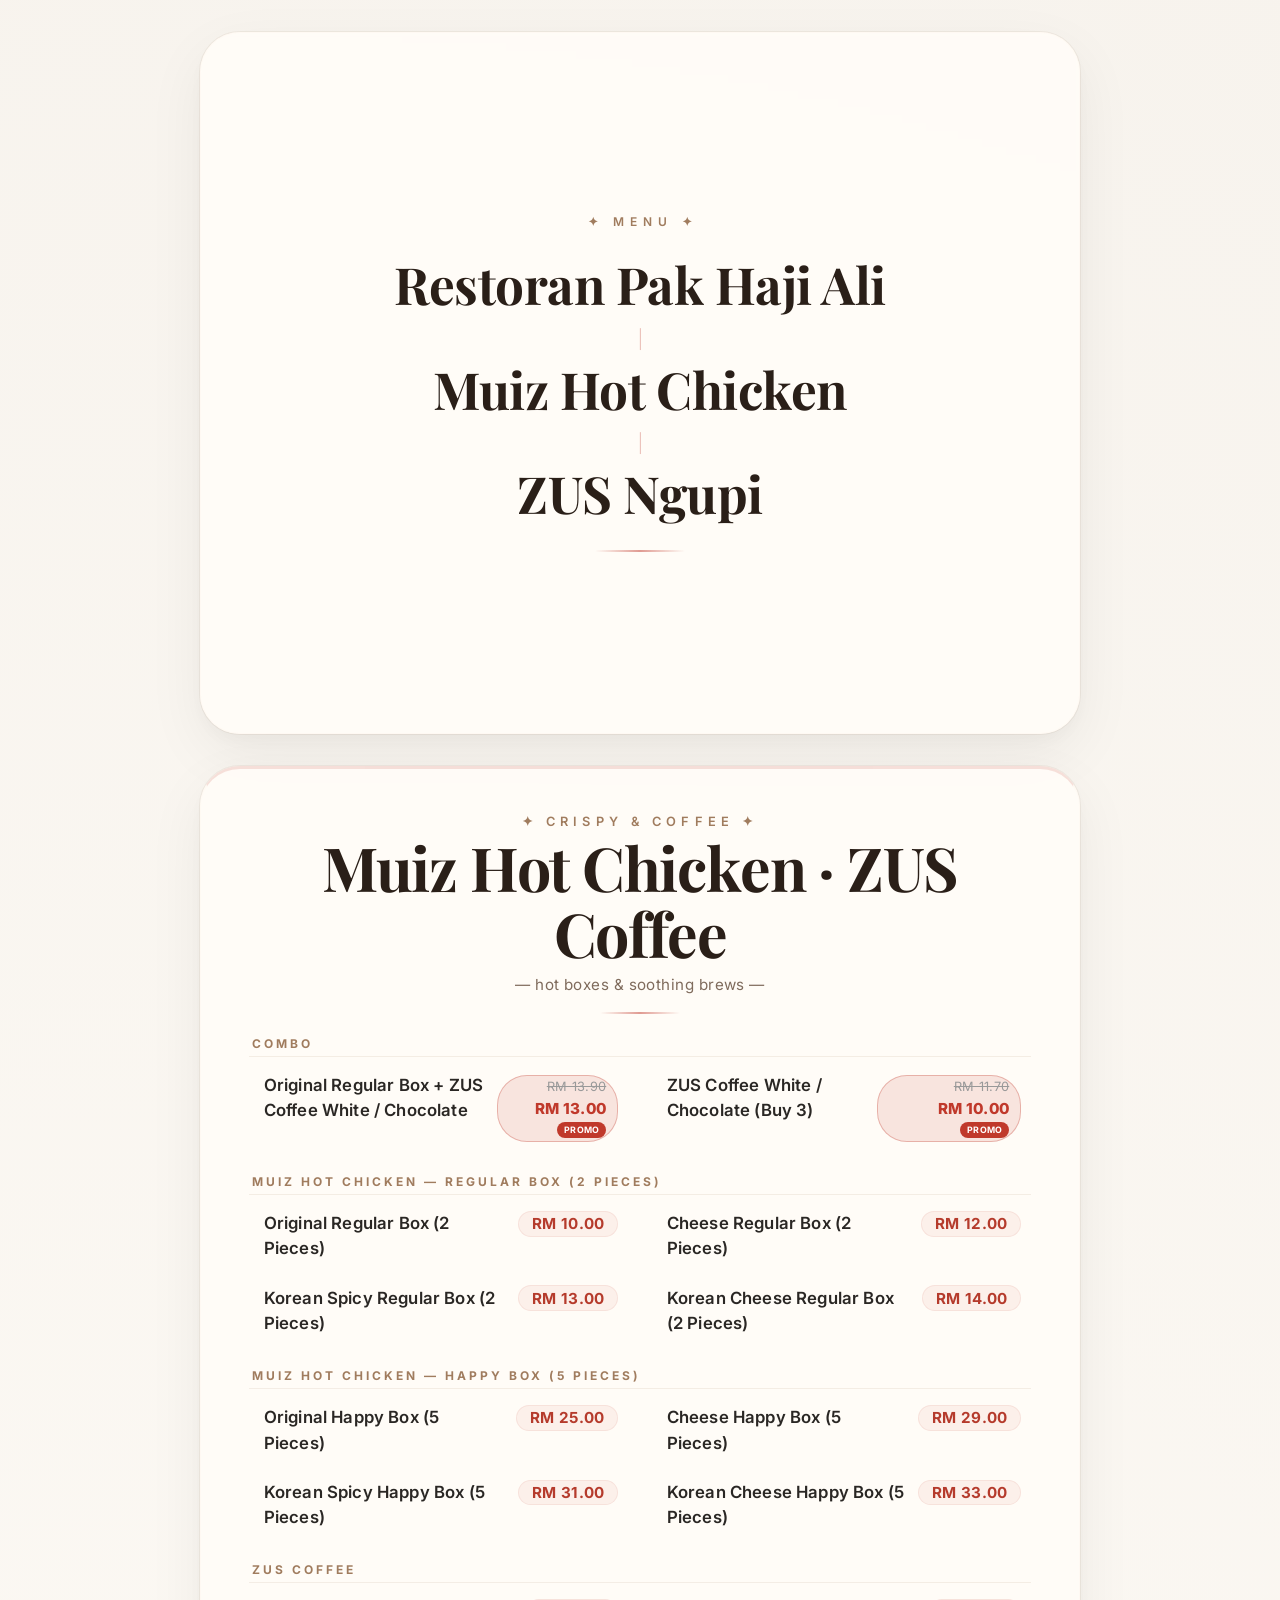
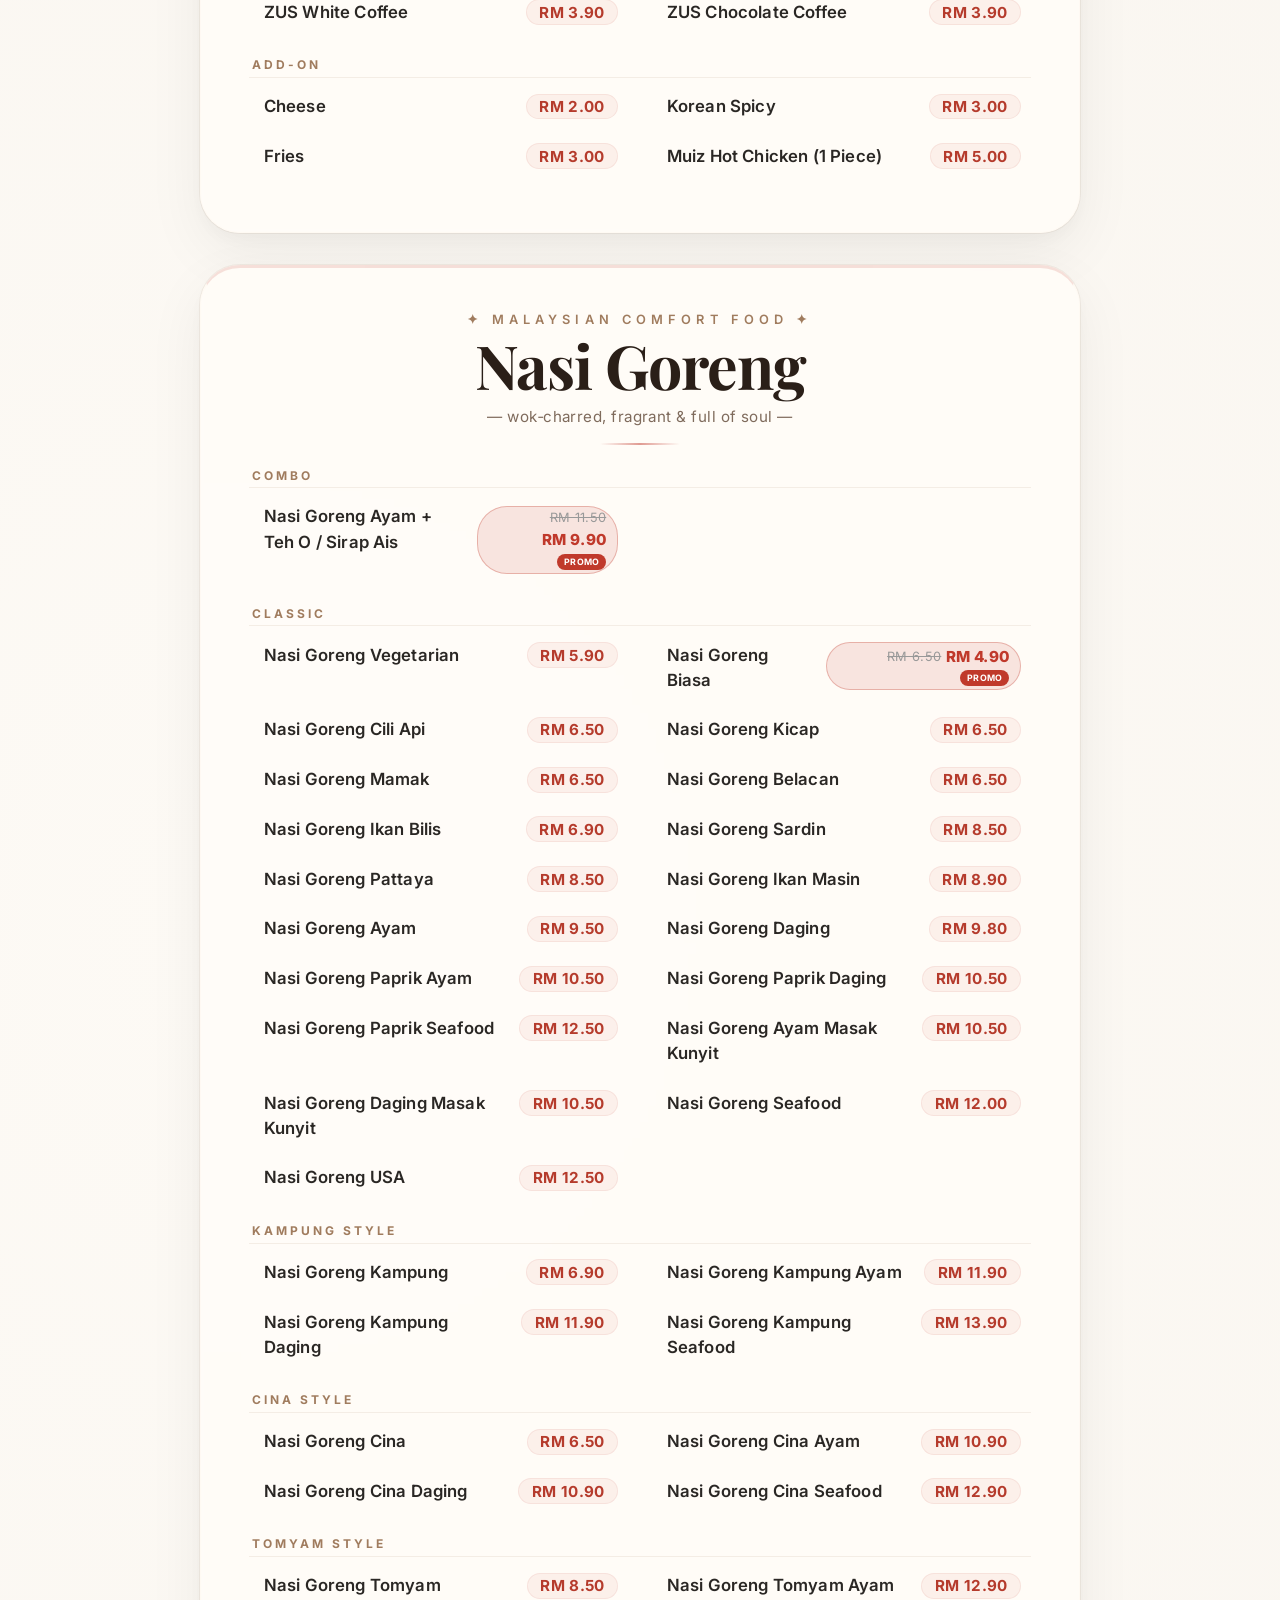
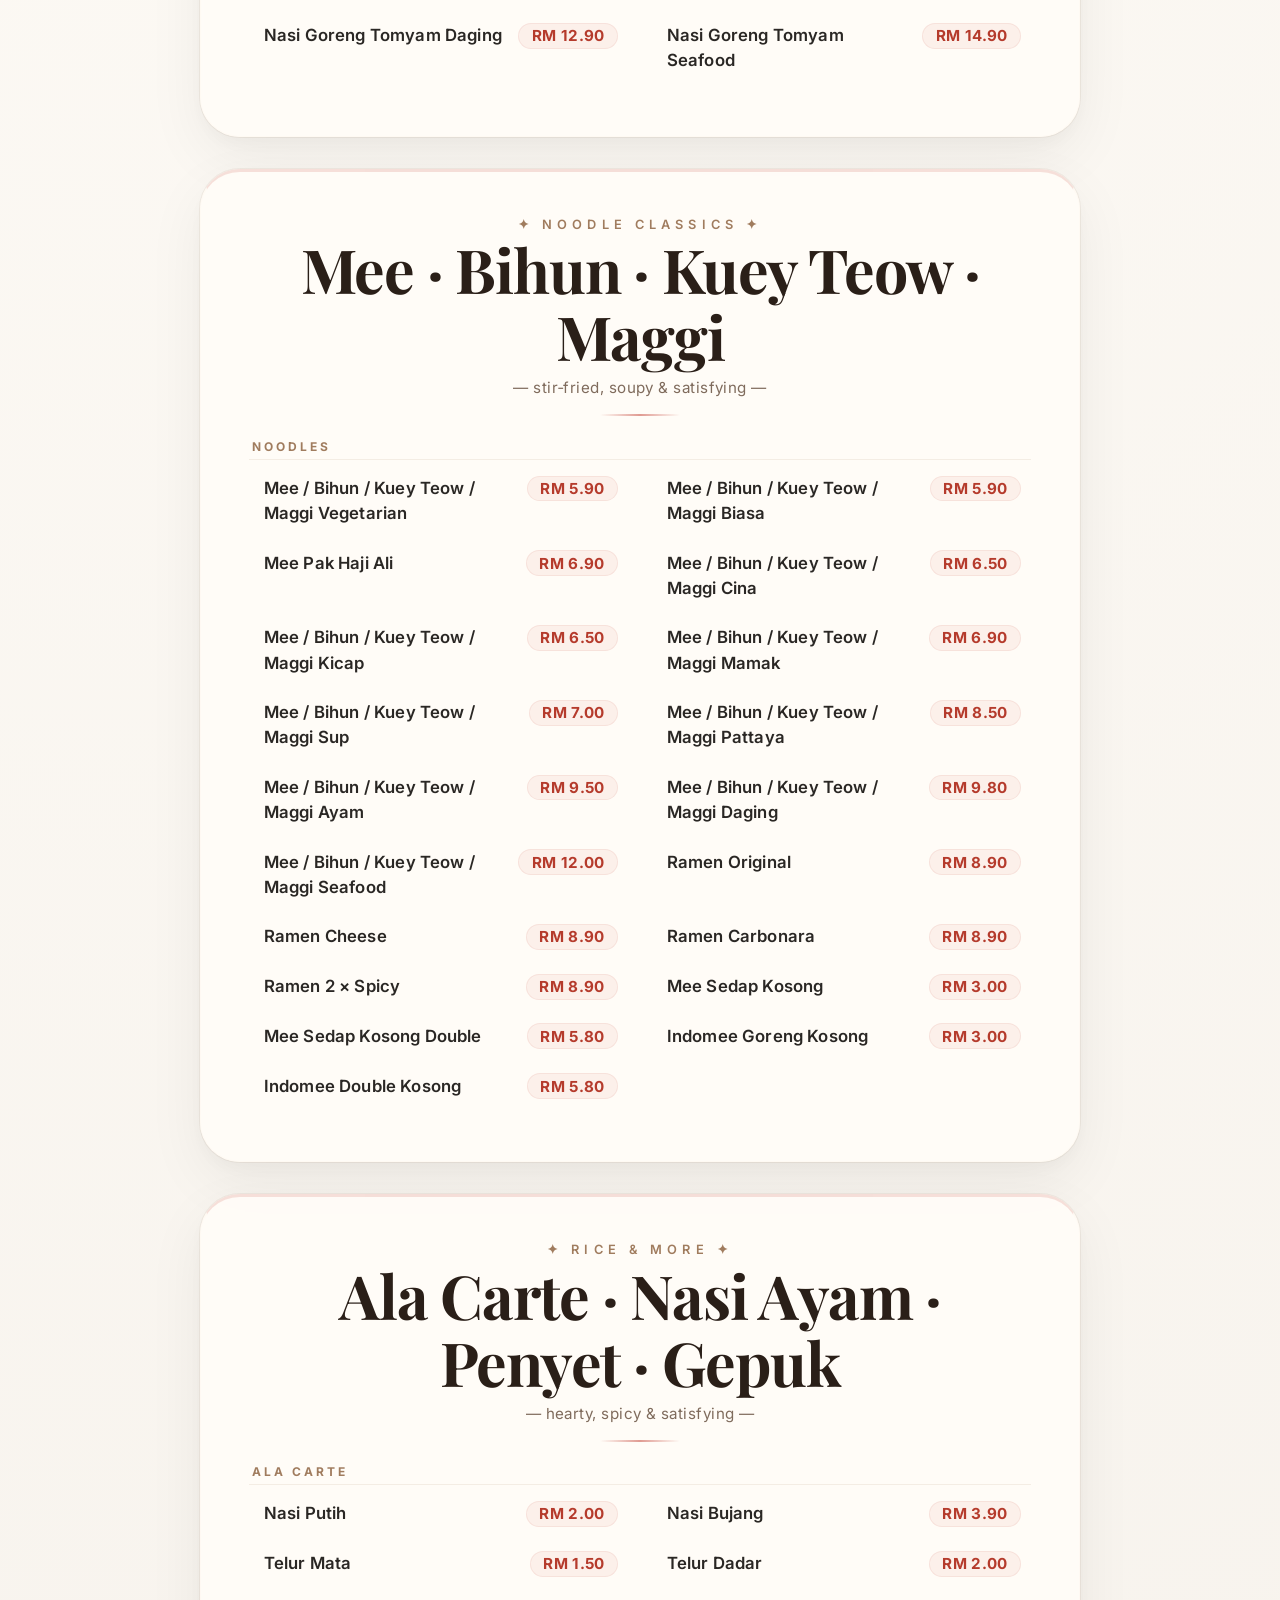
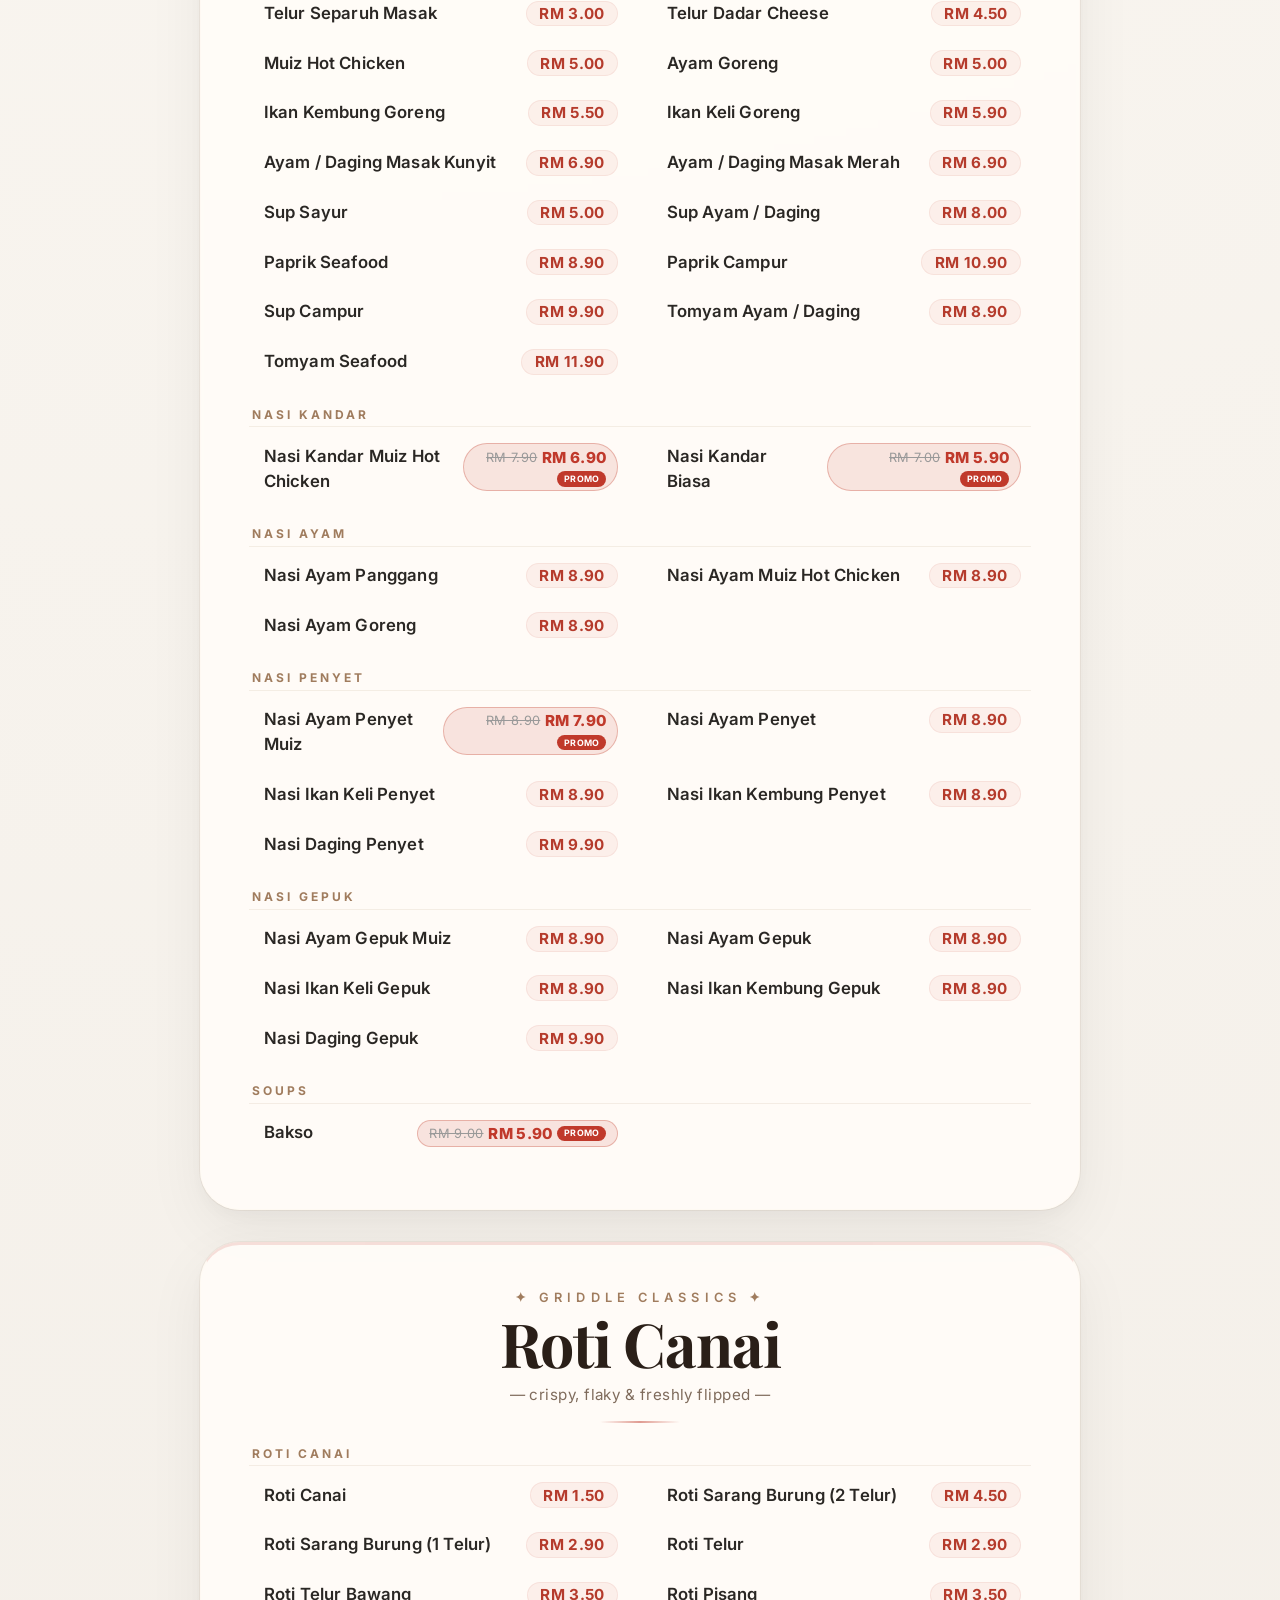
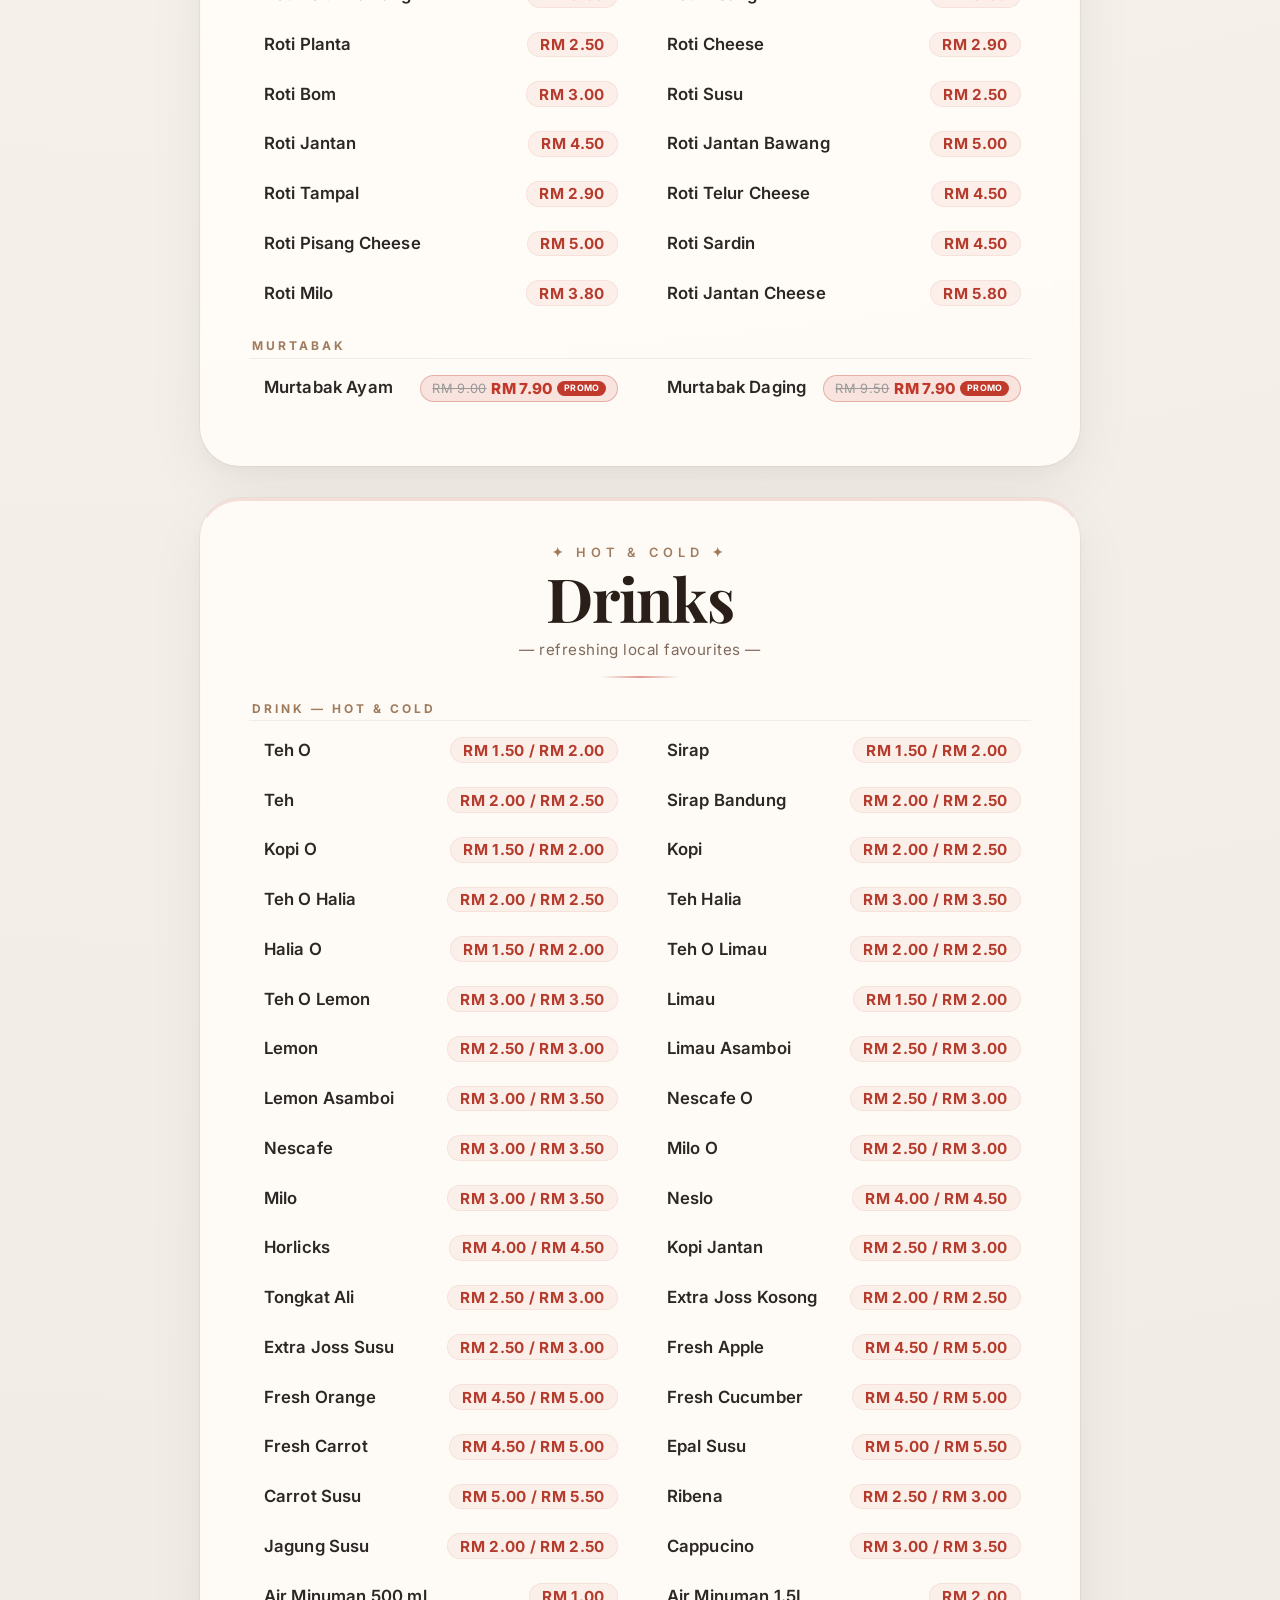
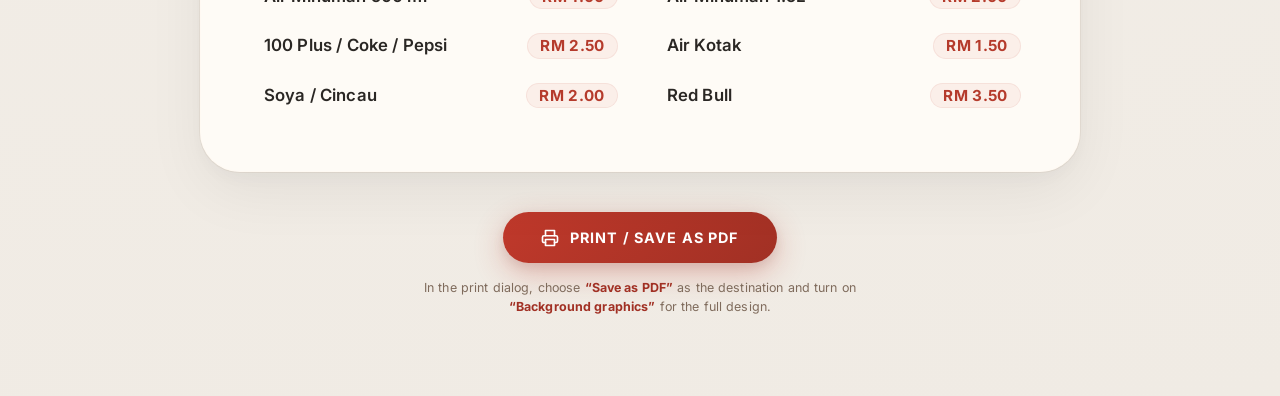
<file: menu.html>
<!DOCTYPE html>
<html lang="en">
<head>
    <meta charset="UTF-8" />
    <meta name="viewport" content="width=device-width, initial-scale=1.0" />
    <title>Restoran Pak Haji Ali | Muiz Hot Chicken | ZUS Ngupi Menu</title>
    <link rel="preconnect" href="https://fonts.googleapis.com" />
    <link rel="preconnect" href="https://fonts.gstatic.com" crossorigin />
    <link href="https://fonts.googleapis.com/css2?family=Playfair+Display:ital,wght@0,400;0,600;0,700;1,400&family=Inter:wght@300;400;500;600;700;800;900&display=swap" rel="stylesheet" />
    <style>
        @page {
            size: A4 portrait;
            margin: 0;
        }

        *,
        *::before,
        *::after {
            margin: 0;
            padding: 0;
            box-sizing: border-box;
        }

        html, body {
            -webkit-print-color-adjust: exact;
            print-color-adjust: exact;
            color-adjust: exact;
        }

        body {
            background: #f6f2eb;
            background-image: radial-gradient(circle at 20% 30%, #fdfaf5 0%, #f0ebe4 100%);
            min-height: 100vh;
            display: flex;
            flex-direction: column;
            align-items: center;
            padding: 2rem 1.5rem;
            font-family: 'Inter', -apple-system, sans-serif;
            color: #2a2724;
            gap: 2rem;
        }

        #menuContainer {
            display: flex;
            flex-direction: column;
            align-items: center;
            gap: 2rem;
            width: 100%;
            max-width: 880px;
        }

        .menu-wrapper {
            max-width: 880px;
            width: 100%;
            background: rgba(255, 252, 248, 0.92);
            backdrop-filter: blur(2px);
            border-radius: 40px;
            padding: 2.8rem 3rem 3.2rem;
            box-shadow:
                0 20px 60px rgba(0, 0, 0, 0.06),
                0 8px 20px rgba(0, 0, 0, 0.03),
                0 0 0 1px rgba(180, 150, 120, 0.10);
            border: 1px solid rgba(255, 248, 240, 0.6);
            transition: box-shadow 0.3s ease;
        }

        .menu-wrapper:hover {
            box-shadow:
                0 30px 80px rgba(0, 0, 0, 0.08),
                0 0 0 1px rgba(180, 150, 120, 0.15);
        }

        .menu-wrapper.second-page,
        .menu-wrapper.third-page,
        .menu-wrapper.fourth-page,
        .menu-wrapper.fifth-page,
        .menu-wrapper.sixth-page,
        .menu-wrapper.seventh-page {
            border-top: 3px solid rgba(192, 57, 43, 0.15);
        }

        .menu-header {
            text-align: center;
            margin-bottom: 2.6rem;
            position: relative;
        }

        .menu-header::after {
            content: '';
            position: absolute;
            bottom: -1.2rem;
            left: 50%;
            transform: translateX(-50%);
            width: 80px;
            height: 2px;
            background: linear-gradient(90deg, transparent, #c0392b, transparent);
            border-radius: 2px;
            opacity: 0.5;
        }

        .menu-header .subtitle {
            font-size: 0.8rem;
            letter-spacing: 0.4em;
            text-transform: uppercase;
            color: #a07c5e;
            font-weight: 600;
            margin-bottom: 0.3rem;
        }

        .menu-header h1 {
            font-family: 'Playfair Display', serif;
            font-size: 3.8rem;
            font-weight: 700;
            letter-spacing: -0.02em;
            color: #2a1f18;
            line-height: 1.1;
        }

        .menu-header .tagline {
            font-size: 0.95rem;
            color: #7f6b5c;
            margin-top: 0.5rem;
            font-weight: 400;
            letter-spacing: 0.03em;
        }

        .menu-grid {
            display: grid;
            grid-template-columns: 1fr 1fr;
            gap: 0.1rem 1.5rem;
        }

        .menu-item {
            display: flex;
            justify-content: space-between;
            align-items: baseline;
            padding: 0.7rem 0.6rem 0.7rem 0.8rem;
            border-radius: 10px;
            transition: all 0.2s ease;
            border-left: 2px solid transparent;
            cursor: default;
        }

        .menu-item:hover {
            background: rgba(192, 57, 43, 0.04);
            border-left-color: #c0392b;
            transform: translateX(3px);
        }

        .menu-item .name {
            font-size: 1.05rem;
            font-weight: 600;
            color: #2a2724;
            letter-spacing: 0.01em;
            padding-right: 0.8rem;
            line-height: 1.5;
        }

        .menu-item .price {
            font-family: 'Inter', sans-serif;
            font-weight: 700;
            font-size: 0.95rem;
            color: #b53b2c;
            background: rgba(192, 57, 43, 0.06);
            padding: 0.15rem 0.8rem;
            border-radius: 30px;
            white-space: nowrap;
            letter-spacing: 0.02em;
            border: 1px solid rgba(192, 57, 43, 0.08);
            transition: all 0.2s ease;
        }

        .menu-item:hover .price {
            background: rgba(192, 57, 43, 0.10);
            border-color: rgba(192, 57, 43, 0.18);
            color: #a13024;
        }

        .menu-item.discounted .price {
            white-space: normal;
            background: rgba(192, 57, 43, 0.12);
            border-color: rgba(192, 57, 43, 0.3);
            display: inline-flex;
            align-items: center;
            gap: 0.3rem;
            flex-wrap: wrap;
            justify-content: flex-end;
            padding: 0.2rem 0.7rem;
        }

        .menu-item.discounted .old-price {
            text-decoration: line-through;
            color: #999;
            font-weight: 400;
            font-size: 0.8rem;
        }

        .menu-item.discounted .new-price {
            color: #c0392b;
            font-weight: 800;
            font-size: 0.95rem;
        }

        .menu-item.discounted .promo-tag {
            background: #c0392b;
            color: #fff;
            font-size: 0.55rem;
            font-weight: 700;
            padding: 0.1rem 0.4rem;
            border-radius: 12px;
            letter-spacing: 0.05em;
            text-transform: uppercase;
            line-height: 1.4;
        }

        .menu-item.discounted:hover .price {
            background: rgba(192, 57, 43, 0.18);
            border-color: rgba(192, 57, 43, 0.4);
        }

        .category-label {
            grid-column: 1 / -1;
            font-size: 0.75rem;
            letter-spacing: 0.25em;
            text-transform: uppercase;
            color: #a07c5e;
            font-weight: 700;
            padding: 1.2rem 0 0.3rem 0.2rem;
            border-bottom: 1px solid rgba(180, 150, 120, 0.15);
            margin-bottom: 0.2rem;
        }

        .category-label:first-of-type {
            padding-top: 0;
        }

        .menu-wrapper.page-cover {
            min-height: 78vh;
            display: flex;
            align-items: center;
            justify-content: center;
            text-align: center;
            padding: 3.5rem 2.5rem;
        }

        .cover-content {
            display: flex;
            flex-direction: column;
            align-items: center;
            gap: 1.6rem;
            width: 100%;
        }

        .cover-kicker {
            font-size: 0.75rem;
            letter-spacing: 0.5em;
            text-transform: uppercase;
            color: #a07c5e;
            font-weight: 600;
            padding-left: 0.5em;
        }

        .cover-title {
            display: flex;
            flex-direction: column;
            align-items: center;
            gap: 0.7rem;
            font-family: 'Playfair Display', serif;
            font-weight: 700;
            color: #2a1f18;
            line-height: 1.2;
        }

        .cover-title .brand {
            font-size: clamp(1.75rem, 5.5vw, 3.2rem);
            letter-spacing: -0.01em;
        }

        .cover-title .pipe {
            color: #c0392b;
            opacity: 0.4;
            font-size: 1.3rem;
            font-weight: 400;
            line-height: 1;
        }

        .cover-rule {
            width: 90px;
            height: 2px;
            border-radius: 2px;
            background: linear-gradient(90deg, transparent, #c0392b, transparent);
            opacity: 0.5;
        }

        .pdf-download-wrap {
            display: flex;
            flex-direction: column;
            align-items: center;
            gap: 0.9rem;
            padding: 0.5rem 0 3rem;
            width: 100%;
        }

        .pdf-btn {
            display: inline-flex;
            align-items: center;
            gap: 0.65rem;
            font-family: 'Inter', sans-serif;
            font-size: 0.9rem;
            font-weight: 700;
            letter-spacing: 0.08em;
            text-transform: uppercase;
            color: #fff;
            background: linear-gradient(135deg, #c0392b 0%, #a13024 100%);
            border: none;
            border-radius: 50px;
            padding: 1.05rem 2.4rem;
            cursor: pointer;
            box-shadow:
                0 10px 30px rgba(192, 57, 43, 0.30),
                0 4px 12px rgba(0, 0, 0, 0.08);
            transition: transform 0.2s ease, box-shadow 0.2s ease;
        }

        .pdf-btn:hover {
            transform: translateY(-2px);
            box-shadow:
                0 16px 40px rgba(192, 57, 43, 0.38),
                0 6px 16px rgba(0, 0, 0, 0.10);
        }

        .pdf-btn:active {
            transform: translateY(0);
            box-shadow: 0 6px 20px rgba(192, 57, 43, 0.28);
        }

        .pdf-btn svg {
            width: 18px;
            height: 18px;
            flex-shrink: 0;
        }

        .pdf-hint {
            font-size: 0.78rem;
            color: #7f6b5c;
            text-align: center;
            line-height: 1.55;
            max-width: 460px;
            letter-spacing: 0.01em;
        }

        .pdf-hint strong {
            color: #a13024;
            font-weight: 700;
        }

        @media (max-width: 700px) {
            .menu-wrapper:not(.page-cover) {
                padding: 1.8rem 1.2rem 2.2rem;
                border-radius: 30px;
            }

            .menu-header h1 { font-size: 2.8rem; }

            .menu-grid {
                grid-template-columns: 1fr;
                gap: 0.1rem;
            }

            .menu-item { padding: 0.6rem 0.3rem 0.6rem 0.6rem; }
            .menu-item .name { font-size: 0.95rem; }
            .menu-item .price { font-size: 0.85rem; padding: 0.1rem 0.6rem; }
            .category-label { font-size: 0.7rem; padding-top: 1rem; }

            .menu-wrapper.page-cover {
                min-height: 70vh;
                padding: 2.5rem 1.5rem;
                border-radius: 30px;
            }

            .menu-item.discounted .price {
                padding: 0.15rem 0.5rem;
                gap: 0.2rem;
            }
            .menu-item.discounted .old-price { font-size: 0.7rem; }
            .menu-item.discounted .new-price { font-size: 0.85rem; }
            .menu-item.discounted .promo-tag { font-size: 0.5rem; padding: 0.05rem 0.3rem; }

            .pdf-btn { font-size: 0.82rem; padding: 0.95rem 1.8rem; }
            .pdf-hint { font-size: 0.72rem; }
        }

        @media (max-width: 420px) {
            .menu-wrapper:not(.page-cover) {
                padding: 1.2rem 0.8rem 1.8rem;
                border-radius: 24px;
            }
            .menu-header h1 { font-size: 2.2rem; }
            .menu-header .subtitle { font-size: 0.65rem; }
            .menu-item .name { font-size: 0.88rem; }
            .menu-item .price { font-size: 0.78rem; padding: 0.05rem 0.5rem; }
            .menu-wrapper.page-cover {
                min-height: 65vh;
                padding: 2rem 1rem;
                border-radius: 24px;
            }
            .cover-kicker { font-size: 0.6rem; letter-spacing: 0.35em; }
        }

        @media print {
            * {
                -webkit-print-color-adjust: exact !important;
                print-color-adjust: exact !important;
                color-adjust: exact !important;
            }

            html, body {
                width: 210mm;
                margin: 0 !important;
                padding: 0 !important;
                background: #fff !important;
                background-image: none !important;
                display: block !important;
                align-items: normal !important;
                min-height: auto !important;
                gap: 0 !important;
            }

            #menuContainer {
                display: block !important;
                max-width: none !important;
                width: 100% !important;
                gap: 0 !important;
                margin: 0 !important;
                padding: 0 !important;
            }

            .pdf-download-wrap {
                display: none !important;
            }

            .menu-wrapper {
                width: 210mm !important;
                height: 297mm !important;
                min-height: 297mm !important;
                max-width: none !important;
                margin: 0 !important;
                padding: 14mm 15mm !important;
                background: #fdfaf5 !important;
                background-image: none !important;
                border: none !important;
                border-radius: 0 !important;
                box-shadow: none !important;
                backdrop-filter: none !important;
                -webkit-backdrop-filter: none !important;
                transition: none !important;

                display: flex !important;
                flex-direction: column !important;
                overflow: hidden !important;

                page-break-after: always !important;
                page-break-inside: avoid !important;
                break-after: page !important;
                break-inside: avoid !important;
            }

            .menu-wrapper:last-child {
                page-break-after: auto !important;
                break-after: auto !important;
            }

            .menu-wrapper:hover { box-shadow: none !important; transform: none !important; }
            .menu-item {
                transition: none !important;
                border-left-color: transparent !important;
                padding: 0.5rem 0.4rem 0.5rem 0.6rem !important;
                border-radius: 0 !important;
            }
            .menu-item:hover {
                background: none !important;
                border-left-color: transparent !important;
                transform: none !important;
            }
            .menu-item:hover .price {
                background: rgba(192, 57, 43, 0.06) !important;
                border-color: rgba(192, 57, 43, 0.08) !important;
                color: #b53b2c !important;
            }
            .menu-item.discounted:hover .price {
                background: rgba(192, 57, 43, 0.12) !important;
                border-color: rgba(192, 57, 43, 0.3) !important;
            }

            .menu-wrapper.page-cover {
                justify-content: center !important;
                align-items: center !important;
                text-align: center !important;
                padding: 20mm !important;
            }
            .cover-content { gap: 1.6rem !important; }
            .cover-kicker {
                color: #a07c5e !important;
                font-size: 8pt !important;
            }
            .cover-title .brand {
                color: #2a1f18 !important;
                font-size: 26pt !important;
                line-height: 1.15 !important;
            }
            .cover-title .pipe {
                color: #c0392b !important;
                font-size: 14pt !important;
                opacity: 0.55 !important;
            }
            .cover-rule {
                background: linear-gradient(90deg, transparent, #c0392b, transparent) !important;
                opacity: 0.5 !important;
            }

            .menu-header {
                margin-bottom: 1.6rem !important;
                text-align: center !important;
            }
            .menu-header::after {
                bottom: -0.7rem !important;
                width: 60px !important;
                background: linear-gradient(90deg, transparent, #c0392b, transparent) !important;
                opacity: 0.55 !important;
            }
            .menu-header .subtitle {
                font-size: 7.5pt !important;
                color: #a07c5e !important;
                letter-spacing: 0.35em !important;
            }
            .menu-header h1 {
                font-size: 27pt !important;
                color: #2a1f18 !important;
                line-height: 1.08 !important;
            }
            .menu-header .tagline {
                font-size: 9pt !important;
                color: #7f6b5c !important;
                margin-top: 0.35rem !important;
            }

            .menu-grid {
                display: grid !important;
                grid-template-columns: 1fr 1fr !important;
                gap: 0.02rem 1.2rem !important;
            }

            .category-label {
                font-size: 6.8pt !important;
                color: #8b6b4d !important;
                border-bottom: 0.6px solid rgba(180, 150, 120, 0.35) !important;
                padding: 0.55rem 0 0.18rem 0.15rem !important;
                margin-bottom: 0.08rem !important;
                letter-spacing: 0.22em !important;
                font-weight: 700 !important;
                page-break-after: avoid !important;
                break-after: avoid !important;
            }
            .category-label:first-of-type { padding-top: 0 !important; }

            .menu-item {
                page-break-inside: avoid !important;
                break-inside: avoid !important;
                align-items: baseline !important;
            }
            .menu-item .name {
                font-size: 10pt !important;
                color: #2a2724 !important;
                font-weight: 600 !important;
                line-height: 1.45 !important;
                padding-right: 0.5rem !important;
            }
            .menu-item .price {
                font-size: 9pt !important;
                color: #a13024 !important;
                background: rgba(192, 57, 43, 0.07) !important;
                border: 0.6px solid rgba(192, 57, 43, 0.18) !important;
                padding: 0.06rem 0.55rem !important;
                border-radius: 20px !important;
                font-weight: 700 !important;
                letter-spacing: 0.02em !important;
                box-shadow: none !important;
            }

            .menu-item.discounted .price {
                background: rgba(192, 57, 43, 0.12) !important;
                border: 0.6px solid rgba(192, 57, 43, 0.32) !important;
                display: inline-flex !important;
                align-items: center !important;
                gap: 0.22rem !important;
                flex-wrap: wrap !important;
                justify-content: flex-end !important;
                padding: 0.08rem 0.5rem !important;
            }
            .menu-item.discounted .old-price {
                color: #999 !important;
                text-decoration: line-through !important;
                font-size: 7.5pt !important;
                font-weight: 400 !important;
            }
            .menu-item.discounted .new-price {
                color: #a13024 !important;
                font-weight: 800 !important;
                font-size: 9pt !important;
            }
            .menu-item.discounted .promo-tag {
                background: #c0392b !important;
                color: #fff !important;
                font-size: 5.5pt !important;
                font-weight: 700 !important;
                padding: 0.05rem 0.35rem !important;
                border-radius: 10px !important;
                letter-spacing: 0.06em !important;
            }
        }

        ::-webkit-scrollbar { width: 5px; }
        ::-webkit-scrollbar-track { background: #ede8e2; }
        ::-webkit-scrollbar-thumb { background: #c0392b; border-radius: 10px; }
        ::-webkit-scrollbar-thumb:hover { background: #a13024; }
    </style>
</head>
<body>

    <div id="menuContainer">

        <!-- PAGE 1 – COVER -->
        <div class="menu-wrapper page-cover">
            <div class="cover-content">
                <div class="cover-kicker">✦ Menu ✦</div>
                <h1 class="cover-title">
                    <span class="brand">Restoran Pak Haji Ali</span>
                    <span class="pipe">|</span>
                    <span class="brand">Muiz Hot Chicken</span>
                    <span class="pipe">|</span>
                    <span class="brand">ZUS Ngupi</span>
                </h1>
                <div class="cover-rule"></div>
            </div>
        </div>

        <!-- PAGE 2 – MUIZ HOT CHICKEN BOXES & ZUS COFFEE -->
        <div class="menu-wrapper second-page">
            <div class="menu-header">
                <div class="subtitle">✦ Crispy &amp; Coffee ✦</div>
                <h1>Muiz Hot Chicken · ZUS Coffee</h1>
                <div class="tagline">— hot boxes &amp; soothing brews —</div>
            </div>

            <div class="menu-grid">
                <div class="category-label">Combo</div>
                <div class="menu-item discounted">
                    <span class="name">Original Regular Box + ZUS Coffee White / Chocolate</span>
                    <span class="price">
                        <span class="old-price">RM 13.90</span>
                        <span class="new-price">RM 13.00</span>
                        <span class="promo-tag">PROMO</span>
                    </span>
                </div>
                <div class="menu-item discounted">
                    <span class="name">ZUS Coffee White / Chocolate (Buy 3)</span>
                    <span class="price">
                        <span class="old-price">RM 11.70</span>
                        <span class="new-price">RM 10.00</span>
                        <span class="promo-tag">PROMO</span>
                    </span>
                </div>

                <div class="category-label">Muiz Hot Chicken — Regular Box (2 Pieces)</div>
                <div class="menu-item"><span class="name">Original Regular Box (2 Pieces)</span><span class="price">RM 10.00</span></div>
                <div class="menu-item"><span class="name">Cheese Regular Box (2 Pieces)</span><span class="price">RM 12.00</span></div>
                <div class="menu-item"><span class="name">Korean Spicy Regular Box (2 Pieces)</span><span class="price">RM 13.00</span></div>
                <div class="menu-item"><span class="name">Korean Cheese Regular Box (2 Pieces)</span><span class="price">RM 14.00</span></div>

                <div class="category-label">Muiz Hot Chicken — Happy Box (5 Pieces)</div>
                <div class="menu-item"><span class="name">Original Happy Box (5 Pieces)</span><span class="price">RM 25.00</span></div>
                <div class="menu-item"><span class="name">Cheese Happy Box (5 Pieces)</span><span class="price">RM 29.00</span></div>
                <div class="menu-item"><span class="name">Korean Spicy Happy Box (5 Pieces)</span><span class="price">RM 31.00</span></div>
                <div class="menu-item"><span class="name">Korean Cheese Happy Box (5 Pieces)</span><span class="price">RM 33.00</span></div>

                <div class="category-label">ZUS Coffee</div>
                <div class="menu-item"><span class="name">ZUS White Coffee</span><span class="price">RM 3.90</span></div>
                <div class="menu-item"><span class="name">ZUS Chocolate Coffee</span><span class="price">RM 3.90</span></div>

                <div class="category-label">Add-On</div>
                <div class="menu-item"><span class="name">Cheese</span><span class="price">RM 2.00</span></div>
                <div class="menu-item"><span class="name">Korean Spicy</span><span class="price">RM 3.00</span></div>
                <div class="menu-item"><span class="name">Fries</span><span class="price">RM 3.00</span></div>
                <div class="menu-item"><span class="name">Muiz Hot Chicken (1 Piece)</span><span class="price">RM 5.00</span></div>
            </div>
        </div>

        <!-- PAGE 3 – NASI GORENG -->
        <div class="menu-wrapper third-page">
            <div class="menu-header">
                <div class="subtitle">✦ Malaysian comfort food ✦</div>
                <h1>Nasi Goreng</h1>
                <div class="tagline">— wok‑charred, fragrant &amp; full of soul —</div>
            </div>

            <div class="menu-grid">
                <div class="category-label">Combo</div>
                <div class="menu-item discounted">
                    <span class="name">Nasi Goreng Ayam + Teh O / Sirap Ais</span>
                    <span class="price">
                        <span class="old-price">RM 11.50</span>
                        <span class="new-price">RM 9.90</span>
                        <span class="promo-tag">PROMO</span>
                    </span>
                </div>

                <div class="category-label">Classic</div>
                <div class="menu-item"><span class="name">Nasi Goreng Vegetarian</span><span class="price">RM 5.90</span></div>
                <div class="menu-item discounted">
                    <span class="name">Nasi Goreng Biasa</span>
                    <span class="price">
                        <span class="old-price">RM 6.50</span>
                        <span class="new-price">RM 4.90</span>
                        <span class="promo-tag">PROMO</span>
                    </span>
                </div>
                <div class="menu-item"><span class="name">Nasi Goreng Cili Api</span><span class="price">RM 6.50</span></div>
                <div class="menu-item"><span class="name">Nasi Goreng Kicap</span><span class="price">RM 6.50</span></div>
                <div class="menu-item"><span class="name">Nasi Goreng Mamak</span><span class="price">RM 6.50</span></div>
                <div class="menu-item"><span class="name">Nasi Goreng Belacan</span><span class="price">RM 6.50</span></div>
                <div class="menu-item"><span class="name">Nasi Goreng Ikan Bilis</span><span class="price">RM 6.90</span></div>
                <div class="menu-item"><span class="name">Nasi Goreng Sardin</span><span class="price">RM 8.50</span></div>
                <div class="menu-item"><span class="name">Nasi Goreng Pattaya</span><span class="price">RM 8.50</span></div>
                <div class="menu-item"><span class="name">Nasi Goreng Ikan Masin</span><span class="price">RM 8.90</span></div>
                <div class="menu-item"><span class="name">Nasi Goreng Ayam</span><span class="price">RM 9.50</span></div>
                <div class="menu-item"><span class="name">Nasi Goreng Daging</span><span class="price">RM 9.80</span></div>
                <div class="menu-item"><span class="name">Nasi Goreng Paprik Ayam</span><span class="price">RM 10.50</span></div>
                <div class="menu-item"><span class="name">Nasi Goreng Paprik Daging</span><span class="price">RM 10.50</span></div>
                <div class="menu-item"><span class="name">Nasi Goreng Paprik Seafood</span><span class="price">RM 12.50</span></div>
                <div class="menu-item"><span class="name">Nasi Goreng Ayam Masak Kunyit</span><span class="price">RM 10.50</span></div>
                <div class="menu-item"><span class="name">Nasi Goreng Daging Masak Kunyit</span><span class="price">RM 10.50</span></div>
                <div class="menu-item"><span class="name">Nasi Goreng Seafood</span><span class="price">RM 12.00</span></div>
                <div class="menu-item"><span class="name">Nasi Goreng USA</span><span class="price">RM 12.50</span></div>

                <div class="category-label">Kampung Style</div>
                <div class="menu-item"><span class="name">Nasi Goreng Kampung</span><span class="price">RM 6.90</span></div>
                <div class="menu-item"><span class="name">Nasi Goreng Kampung Ayam</span><span class="price">RM 11.90</span></div>
                <div class="menu-item"><span class="name">Nasi Goreng Kampung Daging</span><span class="price">RM 11.90</span></div>
                <div class="menu-item"><span class="name">Nasi Goreng Kampung Seafood</span><span class="price">RM 13.90</span></div>

                <div class="category-label">Cina Style</div>
                <div class="menu-item"><span class="name">Nasi Goreng Cina</span><span class="price">RM 6.50</span></div>
                <div class="menu-item"><span class="name">Nasi Goreng Cina Ayam</span><span class="price">RM 10.90</span></div>
                <div class="menu-item"><span class="name">Nasi Goreng Cina Daging</span><span class="price">RM 10.90</span></div>
                <div class="menu-item"><span class="name">Nasi Goreng Cina Seafood</span><span class="price">RM 12.90</span></div>

                <div class="category-label">Tomyam Style</div>
                <div class="menu-item"><span class="name">Nasi Goreng Tomyam</span><span class="price">RM 8.50</span></div>
                <div class="menu-item"><span class="name">Nasi Goreng Tomyam Ayam</span><span class="price">RM 12.90</span></div>
                <div class="menu-item"><span class="name">Nasi Goreng Tomyam Daging</span><span class="price">RM 12.90</span></div>
                <div class="menu-item"><span class="name">Nasi Goreng Tomyam Seafood</span><span class="price">RM 14.90</span></div>
            </div>
        </div>

        <!-- PAGE 4 – MEE / BIHUN / KUEY TEOW / MAGGI -->
        <div class="menu-wrapper fourth-page">
            <div class="menu-header">
                <div class="subtitle">✦ Noodle classics ✦</div>
                <h1>Mee · Bihun · Kuey Teow · Maggi</h1>
                <div class="tagline">— stir‑fried, soupy &amp; satisfying —</div>
            </div>

            <div class="menu-grid">
                <div class="category-label">Noodles</div>
                <div class="menu-item"><span class="name">Mee / Bihun / Kuey Teow / Maggi Vegetarian</span><span class="price">RM 5.90</span></div>
                <div class="menu-item"><span class="name">Mee / Bihun / Kuey Teow / Maggi Biasa</span><span class="price">RM 5.90</span></div>
                <div class="menu-item"><span class="name">Mee Pak Haji Ali</span><span class="price">RM 6.90</span></div>
                <div class="menu-item"><span class="name">Mee / Bihun / Kuey Teow / Maggi Cina</span><span class="price">RM 6.50</span></div>
                <div class="menu-item"><span class="name">Mee / Bihun / Kuey Teow / Maggi Kicap</span><span class="price">RM 6.50</span></div>
                <div class="menu-item"><span class="name">Mee / Bihun / Kuey Teow / Maggi Mamak</span><span class="price">RM 6.90</span></div>
                <div class="menu-item"><span class="name">Mee / Bihun / Kuey Teow / Maggi Sup</span><span class="price">RM 7.00</span></div>
                <div class="menu-item"><span class="name">Mee / Bihun / Kuey Teow / Maggi Pattaya</span><span class="price">RM 8.50</span></div>
                <div class="menu-item"><span class="name">Mee / Bihun / Kuey Teow / Maggi Ayam</span><span class="price">RM 9.50</span></div>
                <div class="menu-item"><span class="name">Mee / Bihun / Kuey Teow / Maggi Daging</span><span class="price">RM 9.80</span></div>
                <div class="menu-item"><span class="name">Mee / Bihun / Kuey Teow / Maggi Seafood</span><span class="price">RM 12.00</span></div>

                <!-- NEW NOODLE ADDITIONS -->
                <div class="menu-item"><span class="name">Ramen Original</span><span class="price">RM 8.90</span></div>
                <div class="menu-item"><span class="name">Ramen Cheese</span><span class="price">RM 8.90</span></div>
                <div class="menu-item"><span class="name">Ramen Carbonara</span><span class="price">RM 8.90</span></div>
                <div class="menu-item"><span class="name">Ramen 2 × Spicy</span><span class="price">RM 8.90</span></div>
                <div class="menu-item"><span class="name">Mee Sedap Kosong</span><span class="price">RM 3.00</span></div>
                <div class="menu-item"><span class="name">Mee Sedap Kosong Double</span><span class="price">RM 5.80</span></div>
                <div class="menu-item"><span class="name">Indomee Goreng Kosong</span><span class="price">RM 3.00</span></div>
                <div class="menu-item"><span class="name">Indomee Double Kosong</span><span class="price">RM 5.80</span></div>
            </div>
        </div>

        <!-- PAGE 5 – ALA CARTE · NASI KANDAR · NASI AYAM · PENYET · GEPUK · BAKSO -->
        <div class="menu-wrapper fifth-page">
            <div class="menu-header">
                <div class="subtitle">✦ Rice &amp; more ✦</div>
                <h1>Ala Carte · Nasi Ayam · Penyet · Gepuk</h1>
                <div class="tagline">— hearty, spicy &amp; satisfying —</div>
            </div>

            <div class="menu-grid">
                <div class="category-label">Ala Carte</div>
                <div class="menu-item"><span class="name">Nasi Putih</span><span class="price">RM 2.00</span></div>
                <div class="menu-item"><span class="name">Nasi Bujang</span><span class="price">RM 3.90</span></div>
                <div class="menu-item"><span class="name">Telur Mata</span><span class="price">RM 1.50</span></div>
                <div class="menu-item"><span class="name">Telur Dadar</span><span class="price">RM 2.00</span></div>
                <div class="menu-item"><span class="name">Telur Separuh Masak</span><span class="price">RM 3.00</span></div>
                <div class="menu-item"><span class="name">Telur Dadar Cheese</span><span class="price">RM 4.50</span></div>
                <div class="menu-item"><span class="name">Muiz Hot Chicken</span><span class="price">RM 5.00</span></div>
                <div class="menu-item"><span class="name">Ayam Goreng</span><span class="price">RM 5.00</span></div>
                <div class="menu-item"><span class="name">Ikan Kembung Goreng</span><span class="price">RM 5.50</span></div>
                <div class="menu-item"><span class="name">Ikan Keli Goreng</span><span class="price">RM 5.90</span></div>
                <div class="menu-item"><span class="name">Ayam / Daging Masak Kunyit</span><span class="price">RM 6.90</span></div>
                <div class="menu-item"><span class="name">Ayam / Daging Masak Merah</span><span class="price">RM 6.90</span></div>
                <div class="menu-item"><span class="name">Sup Sayur</span><span class="price">RM 5.00</span></div>
                <div class="menu-item"><span class="name">Sup Ayam / Daging</span><span class="price">RM 8.00</span></div>
                <div class="menu-item"><span class="name">Paprik Seafood</span><span class="price">RM 8.90</span></div>
                <div class="menu-item"><span class="name">Paprik Campur</span><span class="price">RM 10.90</span></div>
                <div class="menu-item"><span class="name">Sup Campur</span><span class="price">RM 9.90</span></div>
                <div class="menu-item"><span class="name">Tomyam Ayam / Daging</span><span class="price">RM 8.90</span></div>
                <div class="menu-item"><span class="name">Tomyam Seafood</span><span class="price">RM 11.90</span></div>

                <div class="category-label">Nasi Kandar</div>
                <div class="menu-item discounted">
                    <span class="name">Nasi Kandar Muiz Hot Chicken</span>
                    <span class="price">
                        <span class="old-price">RM 7.90</span>
                        <span class="new-price">RM 6.90</span>
                        <span class="promo-tag">PROMO</span>
                    </span>
                </div>
                <div class="menu-item discounted">
                    <span class="name">Nasi Kandar Biasa</span>
                    <span class="price">
                        <span class="old-price">RM 7.00</span>
                        <span class="new-price">RM 5.90</span>
                        <span class="promo-tag">PROMO</span>
                    </span>
                </div>

                <div class="category-label">Nasi Ayam</div>
                <div class="menu-item"><span class="name">Nasi Ayam Panggang</span><span class="price">RM 8.90</span></div>
                <div class="menu-item"><span class="name">Nasi Ayam Muiz Hot Chicken</span><span class="price">RM 8.90</span></div>
                <div class="menu-item"><span class="name">Nasi Ayam Goreng</span><span class="price">RM 8.90</span></div>

                <div class="category-label">Nasi Penyet</div>
                <div class="menu-item discounted">
                    <span class="name">Nasi Ayam Penyet Muiz</span>
                    <span class="price">
                        <span class="old-price">RM 8.90</span>
                        <span class="new-price">RM 7.90</span>
                        <span class="promo-tag">PROMO</span>
                    </span>
                </div>
                <div class="menu-item"><span class="name">Nasi Ayam Penyet</span><span class="price">RM 8.90</span></div>
                <div class="menu-item"><span class="name">Nasi Ikan Keli Penyet</span><span class="price">RM 8.90</span></div>
                <div class="menu-item"><span class="name">Nasi Ikan Kembung Penyet</span><span class="price">RM 8.90</span></div>
                <div class="menu-item"><span class="name">Nasi Daging Penyet</span><span class="price">RM 9.90</span></div>

                <div class="category-label">Nasi Gepuk</div>
                <div class="menu-item"><span class="name">Nasi Ayam Gepuk Muiz</span><span class="price">RM 8.90</span></div>
                <div class="menu-item"><span class="name">Nasi Ayam Gepuk</span><span class="price">RM 8.90</span></div>
                <div class="menu-item"><span class="name">Nasi Ikan Keli Gepuk</span><span class="price">RM 8.90</span></div>
                <div class="menu-item"><span class="name">Nasi Ikan Kembung Gepuk</span><span class="price">RM 8.90</span></div>
                <div class="menu-item"><span class="name">Nasi Daging Gepuk</span><span class="price">RM 9.90</span></div>

                <div class="category-label">Soups</div>
                <div class="menu-item discounted">
                    <span class="name">Bakso</span>
                    <span class="price">
                        <span class="old-price">RM 9.00</span>
                        <span class="new-price">RM 5.90</span>
                        <span class="promo-tag">PROMO</span>
                    </span>
                </div>
            </div>
        </div>

        <!-- PAGE 6 – ROTI CANAI -->
        <div class="menu-wrapper sixth-page">
            <div class="menu-header">
                <div class="subtitle">✦ Griddle classics ✦</div>
                <h1>Roti Canai</h1>
                <div class="tagline">— crispy, flaky &amp; freshly flipped —</div>
            </div>

            <div class="menu-grid">
                <div class="category-label">Roti Canai</div>
                <div class="menu-item"><span class="name">Roti Canai</span><span class="price">RM 1.50</span></div>
                <div class="menu-item"><span class="name">Roti Sarang Burung (2 Telur)</span><span class="price">RM 4.50</span></div>
                <div class="menu-item"><span class="name">Roti Sarang Burung (1 Telur)</span><span class="price">RM 2.90</span></div>
                <div class="menu-item"><span class="name">Roti Telur</span><span class="price">RM 2.90</span></div>
                <div class="menu-item"><span class="name">Roti Telur Bawang</span><span class="price">RM 3.50</span></div>
                <div class="menu-item"><span class="name">Roti Pisang</span><span class="price">RM 3.50</span></div>
                <div class="menu-item"><span class="name">Roti Planta</span><span class="price">RM 2.50</span></div>
                <div class="menu-item"><span class="name">Roti Cheese</span><span class="price">RM 2.90</span></div>
                <div class="menu-item"><span class="name">Roti Bom</span><span class="price">RM 3.00</span></div>
                <div class="menu-item"><span class="name">Roti Susu</span><span class="price">RM 2.50</span></div>
                <div class="menu-item"><span class="name">Roti Jantan</span><span class="price">RM 4.50</span></div>
                <div class="menu-item"><span class="name">Roti Jantan Bawang</span><span class="price">RM 5.00</span></div>
                <div class="menu-item"><span class="name">Roti Tampal</span><span class="price">RM 2.90</span></div>
                <div class="menu-item"><span class="name">Roti Telur Cheese</span><span class="price">RM 4.50</span></div>
                <div class="menu-item"><span class="name">Roti Pisang Cheese</span><span class="price">RM 5.00</span></div>
                <div class="menu-item"><span class="name">Roti Sardin</span><span class="price">RM 4.50</span></div>
                <div class="menu-item"><span class="name">Roti Milo</span><span class="price">RM 3.80</span></div>
                <div class="menu-item"><span class="name">Roti Jantan Cheese</span><span class="price">RM 5.80</span></div>

                <div class="category-label">Murtabak</div>
                <div class="menu-item discounted">
                    <span class="name">Murtabak Ayam</span>
                    <span class="price">
                        <span class="old-price">RM 9.00</span>
                        <span class="new-price">RM 7.90</span>
                        <span class="promo-tag">PROMO</span>
                    </span>
                </div>
                <div class="menu-item discounted">
                    <span class="name">Murtabak Daging</span>
                    <span class="price">
                        <span class="old-price">RM 9.50</span>
                        <span class="new-price">RM 7.90</span>
                        <span class="promo-tag">PROMO</span>
                    </span>
                </div>
            </div>
        </div>

        <!-- PAGE 7 – DRINKS (FULL LIST) -->
        <div class="menu-wrapper seventh-page">
            <div class="menu-header">
                <div class="subtitle">✦ Hot &amp; Cold ✦</div>
                <h1>Drinks</h1>
                <div class="tagline">— refreshing local favourites —</div>
            </div>

            <div class="menu-grid">
                <div class="category-label">Drink — Hot &amp; Cold</div>

                <div class="menu-item"><span class="name">Teh O</span><span class="price">RM 1.50 / RM 2.00</span></div>
                <div class="menu-item"><span class="name">Sirap</span><span class="price">RM 1.50 / RM 2.00</span></div>
                <div class="menu-item"><span class="name">Teh</span><span class="price">RM 2.00 / RM 2.50</span></div>
                <div class="menu-item"><span class="name">Sirap Bandung</span><span class="price">RM 2.00 / RM 2.50</span></div>
                <div class="menu-item"><span class="name">Kopi O</span><span class="price">RM 1.50 / RM 2.00</span></div>
                <div class="menu-item"><span class="name">Kopi</span><span class="price">RM 2.00 / RM 2.50</span></div>
                <div class="menu-item"><span class="name">Teh O Halia</span><span class="price">RM 2.00 / RM 2.50</span></div>
                <div class="menu-item"><span class="name">Teh Halia</span><span class="price">RM 3.00 / RM 3.50</span></div>
                <div class="menu-item"><span class="name">Halia O</span><span class="price">RM 1.50 / RM 2.00</span></div>
                <div class="menu-item"><span class="name">Teh O Limau</span><span class="price">RM 2.00 / RM 2.50</span></div>
                <div class="menu-item"><span class="name">Teh O Lemon</span><span class="price">RM 3.00 / RM 3.50</span></div>
                <div class="menu-item"><span class="name">Limau</span><span class="price">RM 1.50 / RM 2.00</span></div>
                <div class="menu-item"><span class="name">Lemon</span><span class="price">RM 2.50 / RM 3.00</span></div>
                <div class="menu-item"><span class="name">Limau Asamboi</span><span class="price">RM 2.50 / RM 3.00</span></div>
                <div class="menu-item"><span class="name">Lemon Asamboi</span><span class="price">RM 3.00 / RM 3.50</span></div>
                <div class="menu-item"><span class="name">Nescafe O</span><span class="price">RM 2.50 / RM 3.00</span></div>
                <div class="menu-item"><span class="name">Nescafe</span><span class="price">RM 3.00 / RM 3.50</span></div>
                <div class="menu-item"><span class="name">Milo O</span><span class="price">RM 2.50 / RM 3.00</span></div>
                <div class="menu-item"><span class="name">Milo</span><span class="price">RM 3.00 / RM 3.50</span></div>
                <div class="menu-item"><span class="name">Neslo</span><span class="price">RM 4.00 / RM 4.50</span></div>
                <div class="menu-item"><span class="name">Horlicks</span><span class="price">RM 4.00 / RM 4.50</span></div>
                <div class="menu-item"><span class="name">Kopi Jantan</span><span class="price">RM 2.50 / RM 3.00</span></div>
                <div class="menu-item"><span class="name">Tongkat Ali</span><span class="price">RM 2.50 / RM 3.00</span></div>
                <div class="menu-item"><span class="name">Extra Joss Kosong</span><span class="price">RM 2.00 / RM 2.50</span></div>
                <div class="menu-item"><span class="name">Extra Joss Susu</span><span class="price">RM 2.50 / RM 3.00</span></div>
                <div class="menu-item"><span class="name">Fresh Apple</span><span class="price">RM 4.50 / RM 5.00</span></div>
                <div class="menu-item"><span class="name">Fresh Orange</span><span class="price">RM 4.50 / RM 5.00</span></div>
                <div class="menu-item"><span class="name">Fresh Cucumber</span><span class="price">RM 4.50 / RM 5.00</span></div>
                <div class="menu-item"><span class="name">Fresh Carrot</span><span class="price">RM 4.50 / RM 5.00</span></div>
                <div class="menu-item"><span class="name">Epal Susu</span><span class="price">RM 5.00 / RM 5.50</span></div>
                <div class="menu-item"><span class="name">Carrot Susu</span><span class="price">RM 5.00 / RM 5.50</span></div>
                <div class="menu-item"><span class="name">Ribena</span><span class="price">RM 2.50 / RM 3.00</span></div>
                <div class="menu-item"><span class="name">Jagung Susu</span><span class="price">RM 2.00 / RM 2.50</span></div>
                <div class="menu-item"><span class="name">Cappucino</span><span class="price">RM 3.00 / RM 3.50</span></div>
                <div class="menu-item"><span class="name">Air Minuman 500 ml</span><span class="price">RM 1.00</span></div>
                <div class="menu-item"><span class="name">Air Minuman 1.5L</span><span class="price">RM 2.00</span></div>
                <div class="menu-item"><span class="name">100 Plus / Coke / Pepsi</span><span class="price">RM 2.50</span></div>
                <div class="menu-item"><span class="name">Air Kotak</span><span class="price">RM 1.50</span></div>
                <div class="menu-item"><span class="name">Soya / Cincau</span><span class="price">RM 2.00</span></div>
                <div class="menu-item"><span class="name">Red Bull</span><span class="price">RM 3.50</span></div>
            </div>
        </div>

    </div>
    <!-- /menuContainer -->


    <!-- PRINT / SAVE AS PDF BUTTON -->
    <div class="pdf-download-wrap">
        <button id="pdfBtn" class="pdf-btn" type="button" aria-label="Print or save menu as PDF">
            <svg xmlns="http://www.w3.org/2000/svg" viewBox="0 0 24 24" fill="none"
                 stroke="currentColor" stroke-width="2.2" stroke-linecap="round" stroke-linejoin="round">
                <polyline points="6 9 6 2 18 2 18 9"></polyline>
                <path d="M6 18H4a2 2 0 0 1-2-2v-5a2 2 0 0 1 2-2h16a2 2 0 0 1 2 2v5a2 2 0 0 1-2 2h-2"></path>
                <rect x="6" y="14" width="12" height="8"></rect>
            </svg>
            <span>Print / Save as PDF</span>
        </button>
        <p class="pdf-hint">
            In the print dialog, choose <strong>“Save as PDF”</strong> as the destination and turn on
            <strong>“Background graphics”</strong> for the full design.
        </p>
    </div>


    <script>
        (function () {
            var btn = document.getElementById('pdfBtn');
            btn.addEventListener('click', function () {
                setTimeout(function () { window.print(); }, 50);
            });
        })();
    </script>

</body>
</html>
</file>
